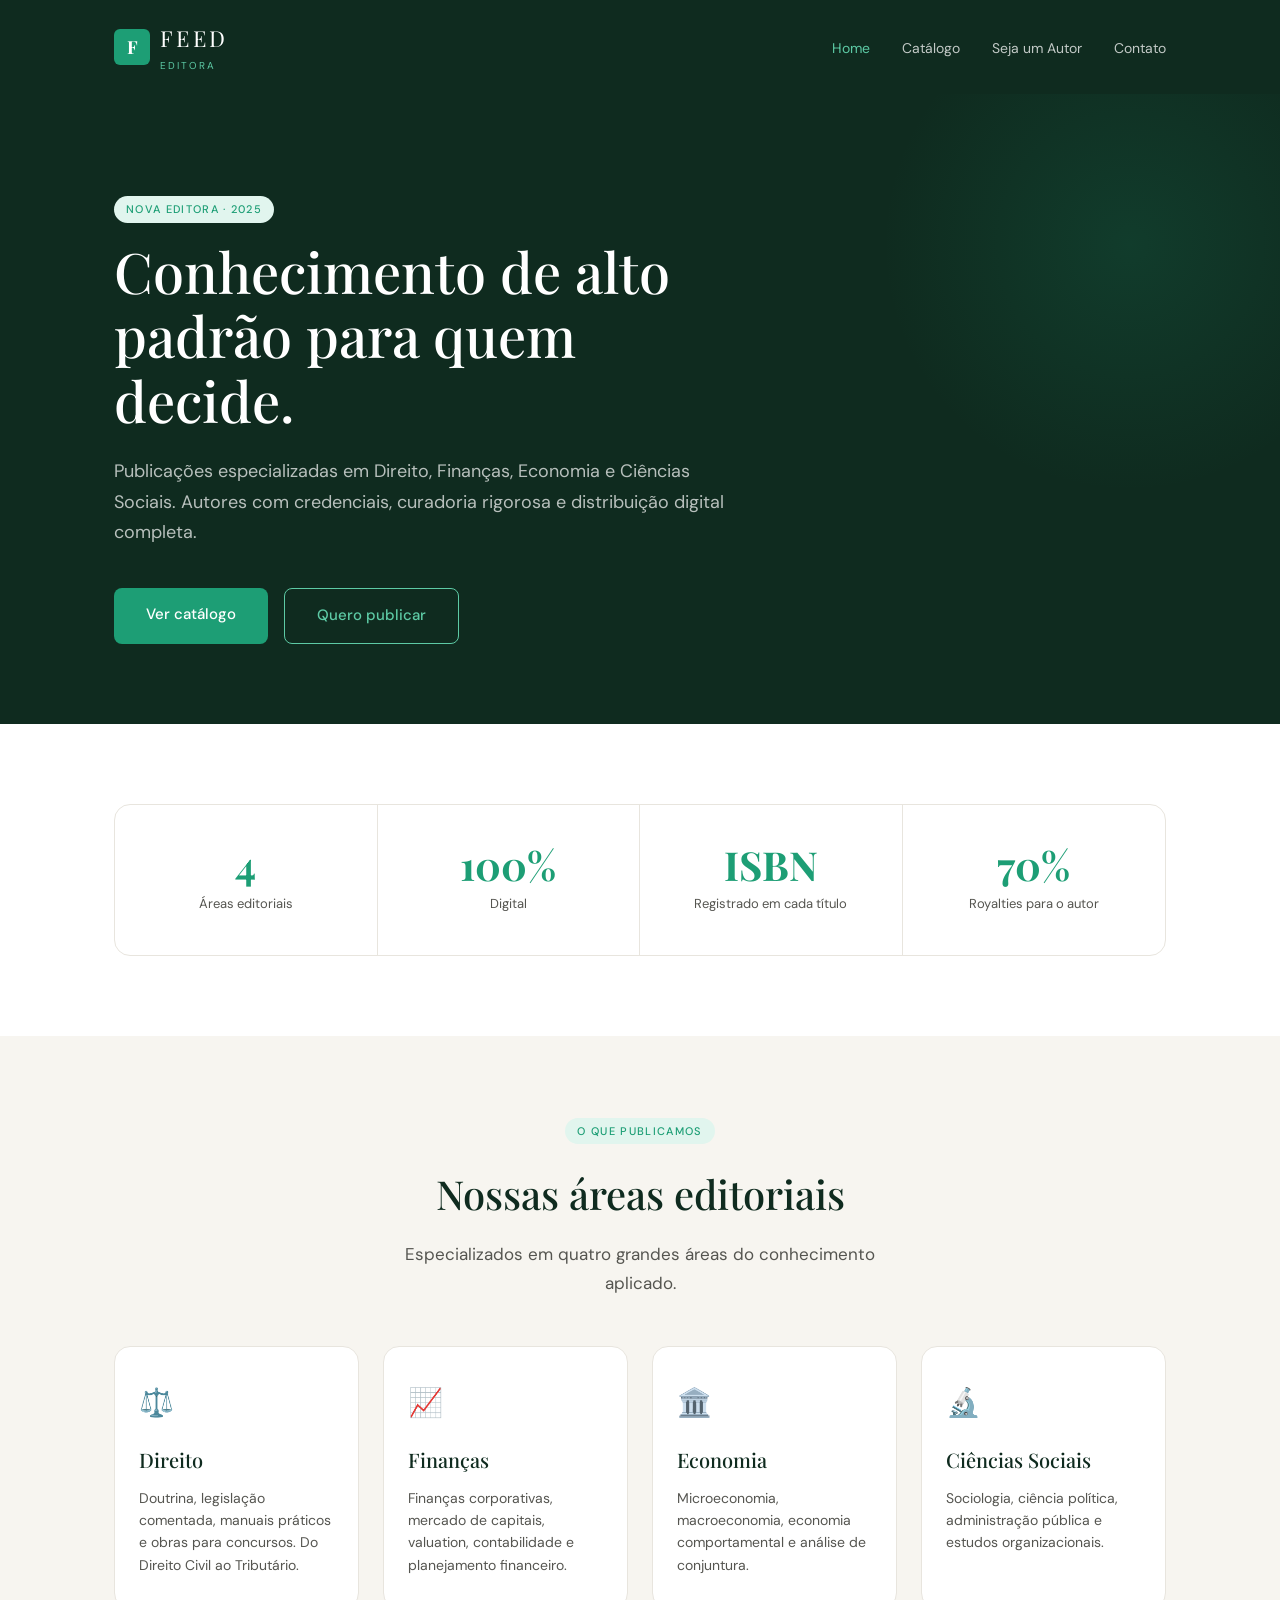
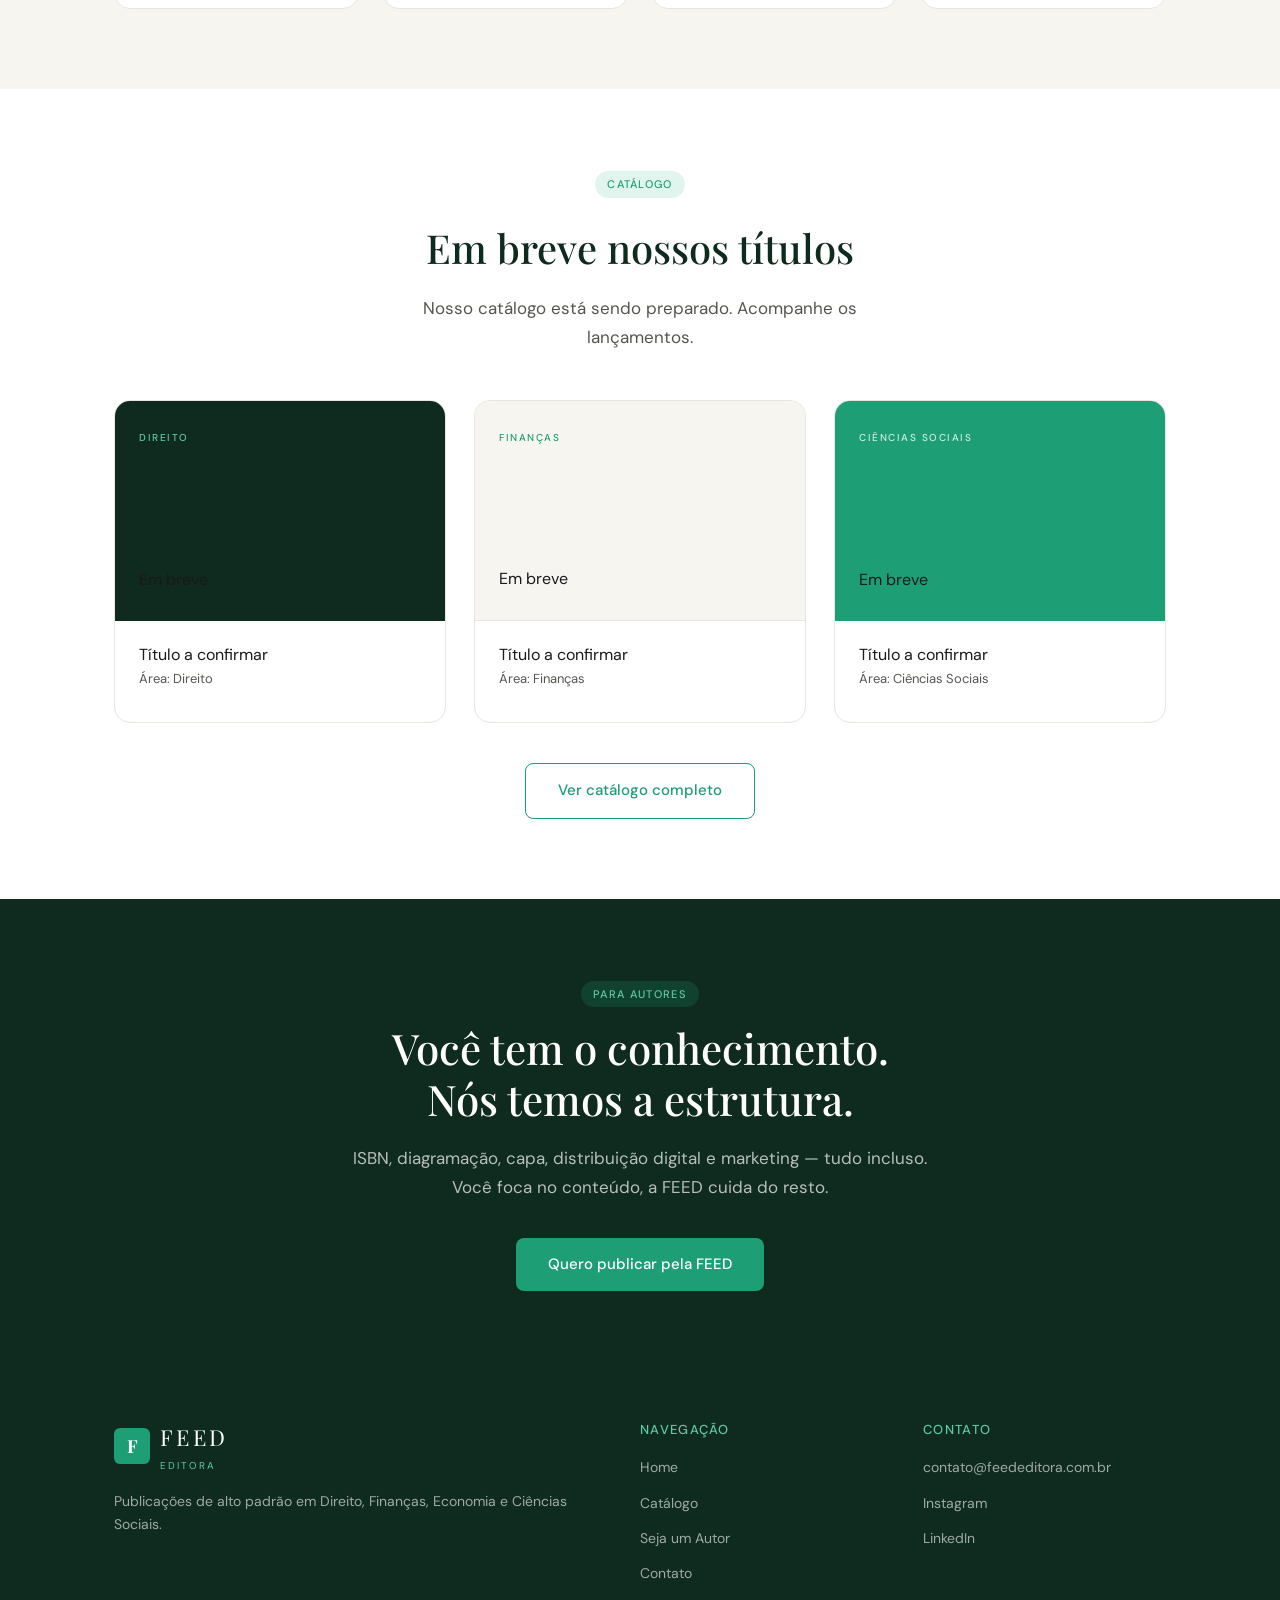
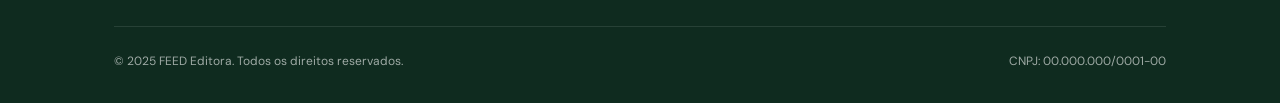
<file: index.html>
<!DOCTYPE html>
<html lang="pt-BR">
<head>
  <meta charset="UTF-8">
  <meta name="viewport" content="width=device-width, initial-scale=1.0">
  <title>FEED Editora — Direito, Finanças e Ciências Sociais</title>
  <meta name="description" content="Editora especializada em Direito, Finanças, Economia e Ciências Sociais.">
  <link rel="stylesheet" href="css/style.css">
  <link rel="stylesheet" href="css/home.css">
</head>
<body>

  <header>
    <div class="container">
      <nav>
        <a href="index.html" class="logo">
          <div class="logo-icone">F</div>
          <div>
            <div class="logo-nome">FEED</div>
            <div class="logo-sub">Editora</div>
          </div>
        </a>
        <ul class="menu">
          <li><a href="index.html" class="ativo">Home</a></li>
          <li><a href="catalogo.html">Catálogo</a></li>
          <li><a href="autores.html">Seja um Autor</a></li>
          <li><a href="contato.html">Contato</a></li>
        </ul>
      </nav>
    </div>
  </header>

  <section class="hero">
    <div class="container">
      <div class="hero-conteudo">
        <span class="tag">Nova editora · 2025</span>
        <h1 class="hero-titulo">
          Conhecimento de alto<br>padrão para quem decide.
        </h1>
        <p class="hero-texto">
          Publicações especializadas em Direito, Finanças, Economia e Ciências Sociais. 
          Autores com credenciais, curadoria rigorosa e distribuição digital completa.
        </p>
        <div class="hero-botoes">
          <a href="catalogo.html" class="botao botao-primario">Ver catálogo</a>
          <a href="autores.html" class="botao botao-secundario">Quero publicar</a>
        </div>
      </div>
    </div>
  </section>

  <section class="secao secao-cinza">
    <div class="container">
      <div class="numeros-grid">
        <div class="numero-item">
          <div class="numero-valor">4</div>
          <div class="numero-label">Áreas editoriais</div>
        </div>
        <div class="numero-item">
          <div class="numero-valor">100%</div>
          <div class="numero-label">Digital</div>
        </div>
        <div class="numero-item">
          <div class="numero-valor">ISBN</div>
          <div class="numero-label">Registrado em cada título</div>
        </div>
        <div class="numero-item">
          <div class="numero-valor">70%</div>
          <div class="numero-label">Royalties para o autor</div>
        </div>
      </div>
    </div>
  </section>

  <section class="secao">
    <div class="container">
      <div class="secao-cabecalho">
        <span class="tag">O que publicamos</span>
        <h2 class="secao-titulo">Nossas áreas editoriais</h2>
        <p class="secao-subtitulo">Especializados em quatro grandes áreas do conhecimento aplicado.</p>
      </div>
      <div class="areas-grid">
        <div class="area-card">
          <div class="area-icone">⚖️</div>
          <h3>Direito</h3>
          <p>Doutrina, legislação comentada, manuais práticos e obras para concursos. Do Direito Civil ao Tributário.</p>
        </div>
        <div class="area-card">
          <div class="area-icone">📈</div>
          <h3>Finanças</h3>
          <p>Finanças corporativas, mercado de capitais, valuation, contabilidade e planejamento financeiro.</p>
        </div>
        <div class="area-card">
          <div class="area-icone">🏛️</div>
          <h3>Economia</h3>
          <p>Microeconomia, macroeconomia, economia comportamental e análise de conjuntura.</p>
        </div>
        <div class="area-card">
          <div class="area-icone">🔬</div>
          <h3>Ciências Sociais</h3>
          <p>Sociologia, ciência política, administração pública e estudos organizacionais.</p>
        </div>
      </div>
    </div>
  </section>

  <section class="secao secao-cinza">
    <div class="container">
      <div class="secao-cabecalho">
        <span class="tag">Catálogo</span>
        <h2 class="secao-titulo">Em breve nossos títulos</h2>
        <p class="secao-subtitulo">Nosso catálogo está sendo preparado. Acompanhe os lançamentos.</p>
      </div>

      <div class="livros-grid">

        <div class="livro-card">
          <div class="livro-capa livro-capa-escuro em-breve-capa">
            <span class="livro-area">Direito</span>
            <div class="em-breve-label">Em breve</div>
          </div>
          <div class="livro-info">
            <div class="em-breve-texto">Título a confirmar</div>
            <p>Área: Direito</p>
          </div>
        </div>

        <div class="livro-card">
          <div class="livro-capa livro-capa-claro em-breve-capa">
            <span class="livro-area">Finanças</span>
            <div class="em-breve-label">Em breve</div>
          </div>
          <div class="livro-info">
            <div class="em-breve-texto">Título a confirmar</div>
            <p>Área: Finanças</p>
          </div>
        </div>

        <div class="livro-card">
          <div class="livro-capa livro-capa-verde em-breve-capa">
            <span class="livro-area">Ciências Sociais</span>
            <div class="em-breve-label">Em breve</div>
          </div>
          <div class="livro-info">
            <div class="em-breve-texto">Título a confirmar</div>
            <p>Área: Ciências Sociais</p>
          </div>
        </div>

      </div>

      <div style="text-align: center; margin-top: 40px;">
        <a href="catalogo.html" class="botao botao-secundario">Ver catálogo completo</a>
      </div>
    </div>
  </section>

  <section class="cta-autor">
    <div class="container">
      <div class="cta-conteudo">
        <span class="tag">Para autores</span>
        <h2>Você tem o conhecimento.<br>Nós temos a estrutura.</h2>
        <p>ISBN, diagramação, capa, distribuição digital e marketing — tudo incluso. Você foca no conteúdo, a FEED cuida do resto.</p>
        <a href="autores.html" class="botao botao-primario">Quero publicar pela FEED</a>
      </div>
    </div>
  </section>

  <footer>
    <div class="container">
      <div class="footer-grid">
        <div>
          <a href="index.html" class="logo" style="margin-bottom: 16px;">
            <div class="logo-icone">F</div>
            <div>
              <div class="logo-nome">FEED</div>
              <div class="logo-sub">Editora</div>
            </div>
          </a>
          <p style="font-size: 14px; margin-top: 12px;">Publicações de alto padrão em Direito, Finanças, Economia e Ciências Sociais.</p>
        </div>
        <div>
          <div class="footer-titulo">Navegação</div>
          <ul class="footer-links">
            <li><a href="index.html">Home</a></li>
            <li><a href="catalogo.html">Catálogo</a></li>
            <li><a href="autores.html">Seja um Autor</a></li>
            <li><a href="contato.html">Contato</a></li>
          </ul>
        </div>
        <div>
          <div class="footer-titulo">Contato</div>
          <ul class="footer-links">
            <li><a href="mailto:contato@feededitora.com.br">contato@feededitora.com.br</a></li>
            <li><a href="#">Instagram</a></li>
            <li><a href="#">LinkedIn</a></li>
          </ul>
        </div>
      </div>
      <div class="footer-bottom">
        <span>© 2025 FEED Editora. Todos os direitos reservados.</span>
        <span>CNPJ: 00.000.000/0001-00</span>
      </div>
    </div>
  </footer>

  <script src="js/main.js"></script>
</body>
</html>
</file>
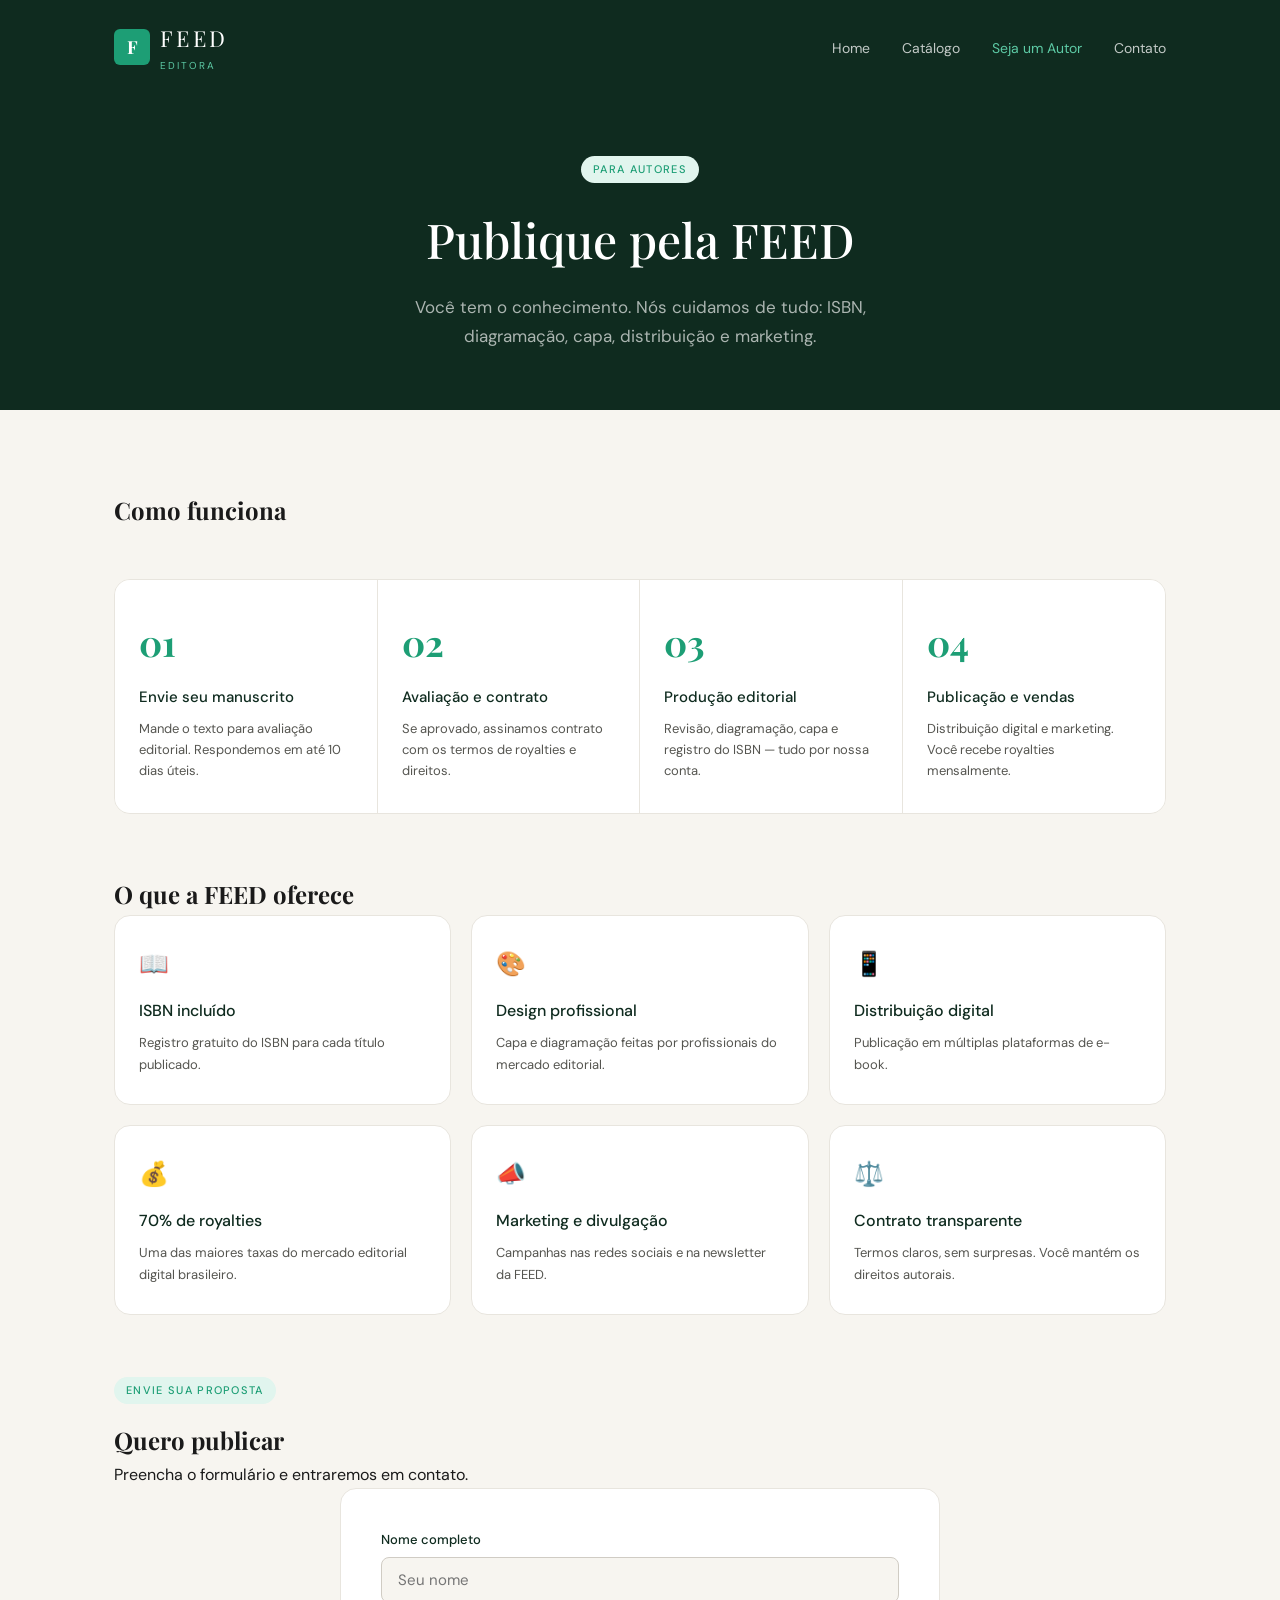
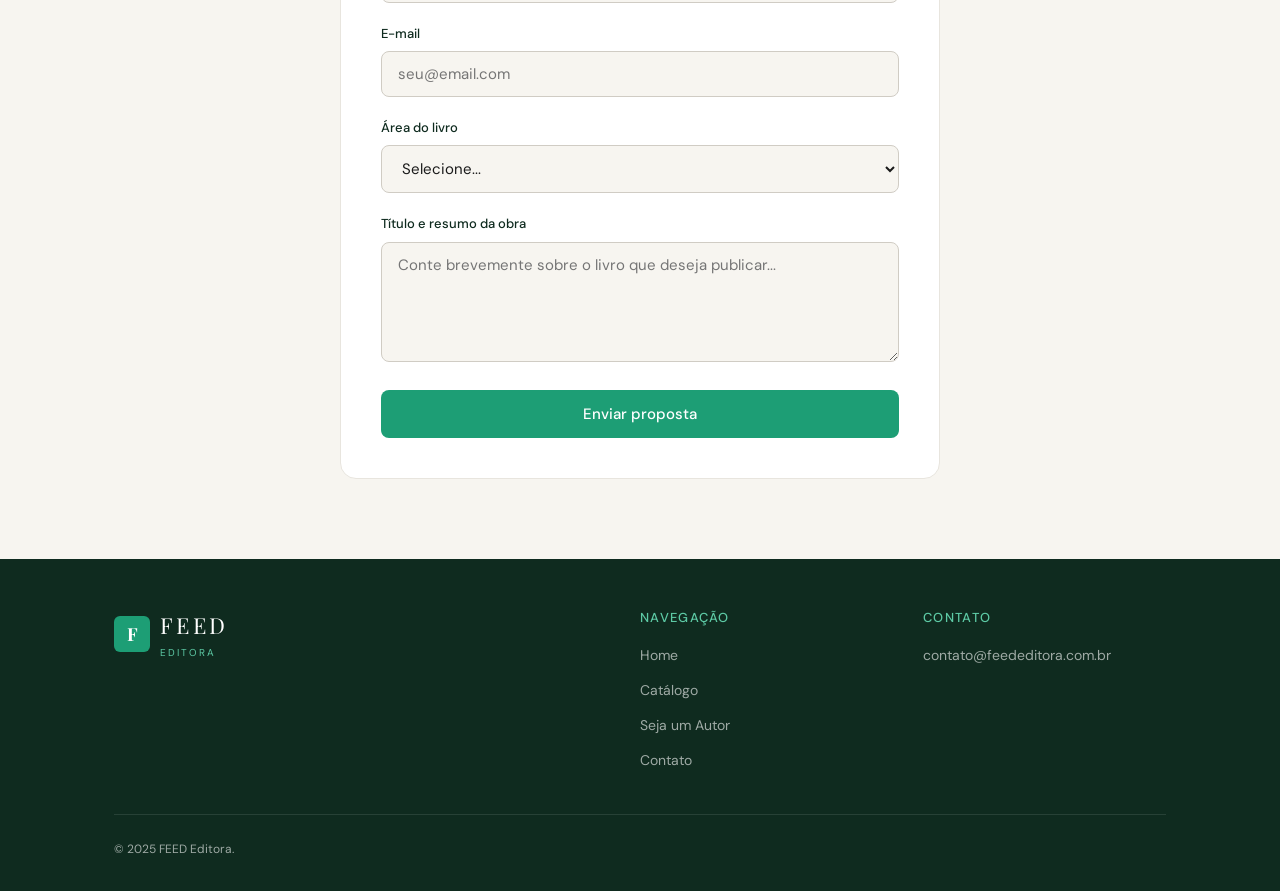
<file: autores.html>
<!DOCTYPE html>
<html lang="pt-BR">
<head>
  <meta charset="UTF-8">
  <meta name="viewport" content="width=device-width, initial-scale=1.0">
  <title>Seja um Autor — FEED Editora</title>
  <link rel="stylesheet" href="css/style.css">
  <style>
    .page-hero { background: var(--verde-noite); padding: 60px 0; text-align: center; }
    .page-hero h1 { font-family: var(--fonte-titulo); font-size: clamp(32px,4vw,48px); color: var(--branco); font-weight: 500; margin-bottom: 12px; }
    .page-hero p { color: rgba(255,255,255,0.65); font-size: 17px; max-width: 520px; margin: 0 auto; }

    .passos-grid { display: grid; grid-template-columns: repeat(4, 1fr); gap: 0; margin: 48px 0; border: 0.5px solid #E8E5DE; border-radius: var(--raio-grande); overflow: hidden; }
    .passo { padding: 32px 24px; border-right: 0.5px solid #E8E5DE; background: var(--branco); }
    .passo:last-child { border-right: none; }
    .passo-num { font-family: var(--fonte-titulo); font-size: 36px; color: var(--esmeralda); font-weight: 700; margin-bottom: 12px; }
    .passo h4 { font-size: 15px; font-weight: 500; color: var(--verde-noite); margin-bottom: 8px; }
    .passo p { font-size: 13px; color: var(--cinza-texto); line-height: 1.6; }

    .beneficios-grid { display: grid; grid-template-columns: repeat(3, 1fr); gap: 20px; margin-bottom: 60px; }
    .beneficio-card { background: var(--branco); border: 0.5px solid #E8E5DE; border-radius: var(--raio-grande); padding: 28px 24px; }
    .beneficio-card h4 { font-size: 16px; font-weight: 500; color: var(--verde-noite); margin-bottom: 8px; }
    .beneficio-card p { font-size: 13px; color: var(--cinza-texto); }
    .beneficio-icone { font-size: 24px; margin-bottom: 12px; }

    .form-contato { background: var(--branco); border: 0.5px solid #E8E5DE; border-radius: var(--raio-grande); padding: 40px; max-width: 600px; margin: 0 auto; }
    .form-grupo { margin-bottom: 20px; }
    .form-grupo label { display: block; font-size: 13px; font-weight: 500; color: var(--verde-noite); margin-bottom: 6px; }
    .form-grupo input,
    .form-grupo select,
    .form-grupo textarea {
      width: 100%;
      padding: 12px 16px;
      border: 1px solid #D0CCC4;
      border-radius: var(--raio);
      font-family: var(--fonte-texto);
      font-size: 15px;
      color: var(--preto);
      background: var(--off-white);
      transition: border-color 0.2s;
    }
    .form-grupo input:focus,
    .form-grupo select:focus,
    .form-grupo textarea:focus { outline: none; border-color: var(--esmeralda); }
    .form-grupo textarea { height: 120px; resize: vertical; }

    @media (max-width: 900px) {
      .passos-grid { grid-template-columns: repeat(2, 1fr); }
      .beneficios-grid { grid-template-columns: 1fr; }
    }
    @media (max-width: 600px) {
      .passos-grid { grid-template-columns: 1fr; }
      .passo { border-right: none; border-bottom: 0.5px solid #E8E5DE; }
      .form-contato { padding: 24px; }
    }
  </style>
</head>
<body>

  <header>
    <div class="container">
      <nav>
        <a href="index.html" class="logo">
          <div class="logo-icone">F</div>
          <div><div class="logo-nome">FEED</div><div class="logo-sub">Editora</div></div>
        </a>
        <ul class="menu">
          <li><a href="index.html">Home</a></li>
          <li><a href="catalogo.html">Catálogo</a></li>
          <li><a href="autores.html" class="ativo">Seja um Autor</a></li>
          <li><a href="contato.html">Contato</a></li>
        </ul>
      </nav>
    </div>
  </header>

  <div class="page-hero">
    <div class="container">
      <span class="tag">Para autores</span>
      <h1>Publique pela FEED</h1>
      <p>Você tem o conhecimento. Nós cuidamos de tudo: ISBN, diagramação, capa, distribuição e marketing.</p>
    </div>
  </div>

  <section class="secao">
    <div class="container">
      <div class="secao-cabecalho">
        <h2 class="secao-titulo" style="font-family:var(--fonte-titulo);">Como funciona</h2>
      </div>
      <div class="passos-grid">
        <div class="passo"><div class="passo-num">01</div><h4>Envie seu manuscrito</h4><p>Mande o texto para avaliação editorial. Respondemos em até 10 dias úteis.</p></div>
        <div class="passo"><div class="passo-num">02</div><h4>Avaliação e contrato</h4><p>Se aprovado, assinamos contrato com os termos de royalties e direitos.</p></div>
        <div class="passo"><div class="passo-num">03</div><h4>Produção editorial</h4><p>Revisão, diagramação, capa e registro do ISBN — tudo por nossa conta.</p></div>
        <div class="passo"><div class="passo-num">04</div><h4>Publicação e vendas</h4><p>Distribuição digital e marketing. Você recebe royalties mensalmente.</p></div>
      </div>

      <div class="secao-cabecalho" style="margin-top:60px;">
        <h2 class="secao-titulo" style="font-family:var(--fonte-titulo);">O que a FEED oferece</h2>
      </div>
      <div class="beneficios-grid">
        <div class="beneficio-card"><div class="beneficio-icone">📖</div><h4>ISBN incluído</h4><p>Registro gratuito do ISBN para cada título publicado.</p></div>
        <div class="beneficio-card"><div class="beneficio-icone">🎨</div><h4>Design profissional</h4><p>Capa e diagramação feitas por profissionais do mercado editorial.</p></div>
        <div class="beneficio-card"><div class="beneficio-icone">📱</div><h4>Distribuição digital</h4><p>Publicação em múltiplas plataformas de e-book.</p></div>
        <div class="beneficio-card"><div class="beneficio-icone">💰</div><h4>70% de royalties</h4><p>Uma das maiores taxas do mercado editorial digital brasileiro.</p></div>
        <div class="beneficio-card"><div class="beneficio-icone">📣</div><h4>Marketing e divulgação</h4><p>Campanhas nas redes sociais e na newsletter da FEED.</p></div>
        <div class="beneficio-card"><div class="beneficio-icone">⚖️</div><h4>Contrato transparente</h4><p>Termos claros, sem surpresas. Você mantém os direitos autorais.</p></div>
      </div>

      <div class="secao-cabecalho" style="margin-top:60px;">
        <span class="tag">Envie sua proposta</span>
        <h2 class="secao-titulo" style="font-family:var(--fonte-titulo);">Quero publicar</h2>
        <p class="secao-subtitulo">Preencha o formulário e entraremos em contato.</p>
      </div>

      <div class="form-contato">
        <div class="form-grupo">
          <label>Nome completo</label>
          <input type="text" placeholder="Seu nome">
        </div>
        <div class="form-grupo">
          <label>E-mail</label>
          <input type="email" placeholder="seu@email.com">
        </div>
        <div class="form-grupo">
          <label>Área do livro</label>
          <select>
            <option value="">Selecione...</option>
            <option>Direito</option>
            <option>Finanças</option>
            <option>Economia</option>
            <option>Ciências Sociais</option>
          </select>
        </div>
        <div class="form-grupo">
          <label>Título e resumo da obra</label>
          <textarea placeholder="Conte brevemente sobre o livro que deseja publicar..."></textarea>
        </div>
        <button class="botao botao-primario" style="width:100%;">Enviar proposta</button>
      </div>
    </div>
  </section>

  <footer>
    <div class="container">
      <div class="footer-grid">
        <div>
          <a href="index.html" class="logo" style="margin-bottom:12px;">
            <div class="logo-icone">F</div>
            <div><div class="logo-nome">FEED</div><div class="logo-sub">Editora</div></div>
          </a>
        </div>
        <div>
          <div class="footer-titulo">Navegação</div>
          <ul class="footer-links">
            <li><a href="index.html">Home</a></li>
            <li><a href="catalogo.html">Catálogo</a></li>
            <li><a href="autores.html">Seja um Autor</a></li>
            <li><a href="contato.html">Contato</a></li>
          </ul>
        </div>
        <div>
          <div class="footer-titulo">Contato</div>
          <ul class="footer-links">
            <li><a href="mailto:contato@feededitora.com.br">contato@feededitora.com.br</a></li>
          </ul>
        </div>
      </div>
      <div class="footer-bottom"><span>© 2025 FEED Editora.</span></div>
    </div>
  </footer>

  <script src="js/main.js"></script>
</body>
</html>
</file>
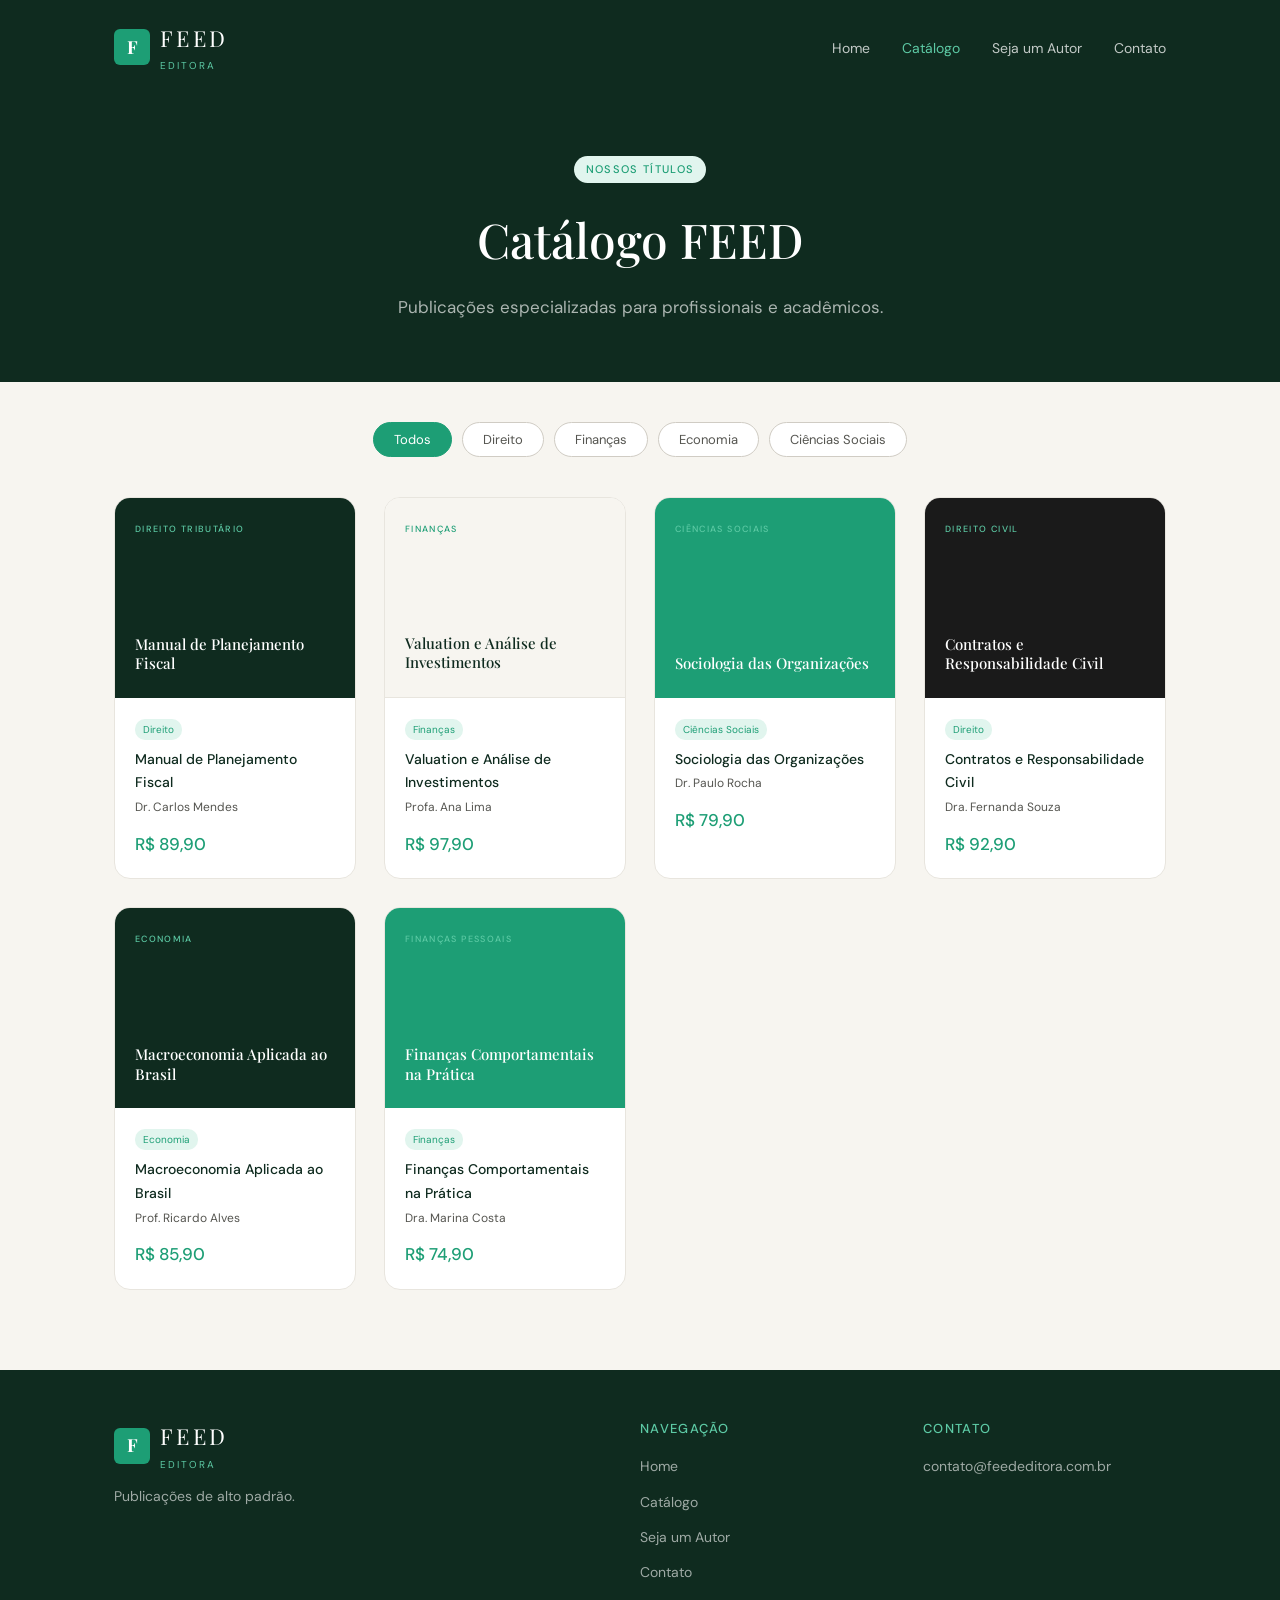
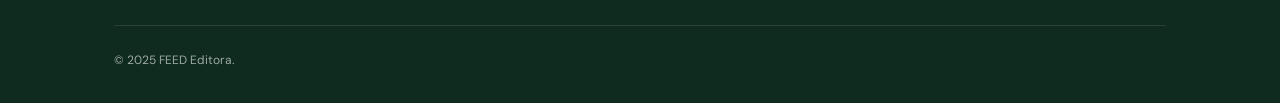
<file: catalogo.html>
<!DOCTYPE html>
<html lang="pt-BR">
<head>
  <meta charset="UTF-8">
  <meta name="viewport" content="width=device-width, initial-scale=1.0">
  <title>Catálogo — FEED Editora</title>
  <link rel="stylesheet" href="css/style.css">
  <style>
    .page-hero {
      background: var(--verde-noite);
      padding: 60px 0;
      text-align: center;
    }
    .page-hero h1 {
      font-family: var(--fonte-titulo);
      font-size: clamp(32px, 4vw, 48px);
      color: var(--branco);
      font-weight: 500;
      margin-bottom: 12px;
    }
    .page-hero p {
      color: rgba(255,255,255,0.65);
      font-size: 17px;
    }

    /* filtros de área */
    .filtros {
      display: flex;
      gap: 10px;
      justify-content: center;
      flex-wrap: wrap;
      padding: 40px 0 0;
    }
    .filtro-btn {
      padding: 8px 20px;
      border-radius: 20px;
      border: 1px solid #D0CCC4;
      background: var(--branco);
      font-family: var(--fonte-texto);
      font-size: 13px;
      cursor: pointer;
      transition: all 0.2s;
      color: var(--cinza-texto);
    }
    .filtro-btn:hover,
    .filtro-btn.ativo {
      background: var(--esmeralda);
      border-color: var(--esmeralda);
      color: var(--branco);
    }

    /* grid de livros */
    .catalogo-grid {
      display: grid;
      grid-template-columns: repeat(auto-fill, minmax(220px, 1fr));
      gap: 28px;
      padding: 40px 0 80px;
    }

    .livro-card {
      background: var(--branco);
      border: 0.5px solid #E8E5DE;
      border-radius: var(--raio-grande);
      overflow: hidden;
      transition: transform 0.2s, box-shadow 0.2s;
      cursor: pointer;
    }
    .livro-card:hover {
      transform: translateY(-4px);
      box-shadow: 0 8px 32px rgba(15,43,31,0.12);
    }
    .livro-capa {
      height: 200px;
      padding: 24px 20px;
      display: flex;
      flex-direction: column;
      justify-content: space-between;
    }
    .livro-capa-1 { background: var(--verde-noite); }
    .livro-capa-2 { background: #F7F5F0; border-bottom: 0.5px solid #E8E5DE; }
    .livro-capa-3 { background: var(--esmeralda); }
    .livro-capa-4 { background: #1A1A1A; }

    .livro-area-tag {
      font-size: 9px;
      letter-spacing: 0.15em;
      text-transform: uppercase;
      font-weight: 500;
    }
    .livro-capa-1 .livro-area-tag,
    .livro-capa-3 .livro-area-tag,
    .livro-capa-4 .livro-area-tag { color: var(--verde-claro); }
    .livro-capa-2 .livro-area-tag { color: var(--esmeralda); }

    .livro-nome-capa {
      font-family: var(--fonte-titulo);
      font-size: 15px;
      font-weight: 500;
      line-height: 1.3;
    }
    .livro-capa-1 .livro-nome-capa,
    .livro-capa-3 .livro-nome-capa,
    .livro-capa-4 .livro-nome-capa { color: var(--branco); }
    .livro-capa-2 .livro-nome-capa { color: var(--verde-noite); }

    .livro-info {
      padding: 16px 20px 20px;
    }
    .livro-info h4 { font-size: 14px; font-weight: 500; color: var(--verde-noite); margin-bottom: 2px; }
    .livro-info .autor { font-size: 12px; color: var(--cinza-texto); margin-bottom: 12px; }
    .livro-info .preco { font-size: 17px; font-weight: 500; color: var(--esmeralda); }
    .livro-info .area-badge {
      display: inline-block;
      font-size: 10px;
      padding: 2px 8px;
      border-radius: 10px;
      background: var(--menta);
      color: var(--esmeralda);
      margin-bottom: 8px;
    }

    @media (max-width: 600px) {
      .catalogo-grid { grid-template-columns: repeat(2, 1fr); gap: 16px; }
    }
  </style>
</head>
<body>

  <header>
    <div class="container">
      <nav>
        <a href="index.html" class="logo">
          <div class="logo-icone">F</div>
          <div>
            <div class="logo-nome">FEED</div>
            <div class="logo-sub">Editora</div>
          </div>
        </a>
        <ul class="menu">
          <li><a href="index.html">Home</a></li>
          <li><a href="catalogo.html" class="ativo">Catálogo</a></li>
          <li><a href="autores.html">Seja um Autor</a></li>
          <li><a href="contato.html">Contato</a></li>
        </ul>
      </nav>
    </div>
  </header>

  <div class="page-hero">
    <div class="container">
      <span class="tag">Nossos títulos</span>
      <h1>Catálogo FEED</h1>
      <p>Publicações especializadas para profissionais e acadêmicos.</p>
    </div>
  </div>

  <div class="container">
    <div class="filtros">
      <button class="filtro-btn ativo" data-filtro="todos">Todos</button>
      <button class="filtro-btn" data-filtro="direito">Direito</button>
      <button class="filtro-btn" data-filtro="financas">Finanças</button>
      <button class="filtro-btn" data-filtro="economia">Economia</button>
      <button class="filtro-btn" data-filtro="sociais">Ciências Sociais</button>
    </div>

    <div class="catalogo-grid">

      <div class="livro-card" data-area="direito">
        <div class="livro-capa livro-capa-1">
          <span class="livro-area-tag">Direito Tributário</span>
          <h4 class="livro-nome-capa">Manual de Planejamento Fiscal</h4>
        </div>
        <div class="livro-info">
          <span class="area-badge">Direito</span>
          <h4>Manual de Planejamento Fiscal</h4>
          <p class="autor">Dr. Carlos Mendes</p>
          <span class="preco">R$ 89,90</span>
        </div>
      </div>

      <div class="livro-card" data-area="financas">
        <div class="livro-capa livro-capa-2">
          <span class="livro-area-tag">Finanças</span>
          <h4 class="livro-nome-capa">Valuation e Análise de Investimentos</h4>
        </div>
        <div class="livro-info">
          <span class="area-badge">Finanças</span>
          <h4>Valuation e Análise de Investimentos</h4>
          <p class="autor">Profa. Ana Lima</p>
          <span class="preco">R$ 97,90</span>
        </div>
      </div>

      <div class="livro-card" data-area="sociais">
        <div class="livro-capa livro-capa-3">
          <span class="livro-area-tag">Ciências Sociais</span>
          <h4 class="livro-nome-capa">Sociologia das Organizações</h4>
        </div>
        <div class="livro-info">
          <span class="area-badge">Ciências Sociais</span>
          <h4>Sociologia das Organizações</h4>
          <p class="autor">Dr. Paulo Rocha</p>
          <span class="preco">R$ 79,90</span>
        </div>
      </div>

      <div class="livro-card" data-area="direito">
        <div class="livro-capa livro-capa-4">
          <span class="livro-area-tag">Direito Civil</span>
          <h4 class="livro-nome-capa">Contratos e Responsabilidade Civil</h4>
        </div>
        <div class="livro-info">
          <span class="area-badge">Direito</span>
          <h4>Contratos e Responsabilidade Civil</h4>
          <p class="autor">Dra. Fernanda Souza</p>
          <span class="preco">R$ 92,90</span>
        </div>
      </div>

      <div class="livro-card" data-area="economia">
        <div class="livro-capa livro-capa-1">
          <span class="livro-area-tag">Economia</span>
          <h4 class="livro-nome-capa">Macroeconomia Aplicada ao Brasil</h4>
        </div>
        <div class="livro-info">
          <span class="area-badge">Economia</span>
          <h4>Macroeconomia Aplicada ao Brasil</h4>
          <p class="autor">Prof. Ricardo Alves</p>
          <span class="preco">R$ 85,90</span>
        </div>
      </div>

      <div class="livro-card" data-area="financas">
        <div class="livro-capa livro-capa-3">
          <span class="livro-area-tag">Finanças Pessoais</span>
          <h4 class="livro-nome-capa">Finanças Comportamentais na Prática</h4>
        </div>
        <div class="livro-info">
          <span class="area-badge">Finanças</span>
          <h4>Finanças Comportamentais na Prática</h4>
          <p class="autor">Dra. Marina Costa</p>
          <span class="preco">R$ 74,90</span>
        </div>
      </div>

    </div>
  </div>

  <footer>
    <div class="container">
      <div class="footer-grid">
        <div>
          <a href="index.html" class="logo" style="margin-bottom:12px;">
            <div class="logo-icone">F</div>
            <div><div class="logo-nome">FEED</div><div class="logo-sub">Editora</div></div>
          </a>
          <p style="font-size:14px;margin-top:12px;">Publicações de alto padrão.</p>
        </div>
        <div>
          <div class="footer-titulo">Navegação</div>
          <ul class="footer-links">
            <li><a href="index.html">Home</a></li>
            <li><a href="catalogo.html">Catálogo</a></li>
            <li><a href="autores.html">Seja um Autor</a></li>
            <li><a href="contato.html">Contato</a></li>
          </ul>
        </div>
        <div>
          <div class="footer-titulo">Contato</div>
          <ul class="footer-links">
            <li><a href="mailto:contato@feededitora.com.br">contato@feededitora.com.br</a></li>
          </ul>
        </div>
      </div>
      <div class="footer-bottom">
        <span>© 2025 FEED Editora.</span>
      </div>
    </div>
  </footer>

  <script src="js/main.js"></script>
  <script>
    // Filtro de categorias
    const botoesFiltro = document.querySelectorAll('.filtro-btn');
    const livros = document.querySelectorAll('.livro-card');

    botoesFiltro.forEach(btn => {
      btn.addEventListener('click', () => {
        // remove ativo de todos os botões
        botoesFiltro.forEach(b => b.classList.remove('ativo'));
        btn.classList.add('ativo');

        const filtro = btn.dataset.filtro;

        livros.forEach(livro => {
          if (filtro === 'todos' || livro.dataset.area === filtro) {
            livro.style.display = 'block';
          } else {
            livro.style.display = 'none';
          }
        });
      });
    });
  </script>
</body>
</html>
</file>
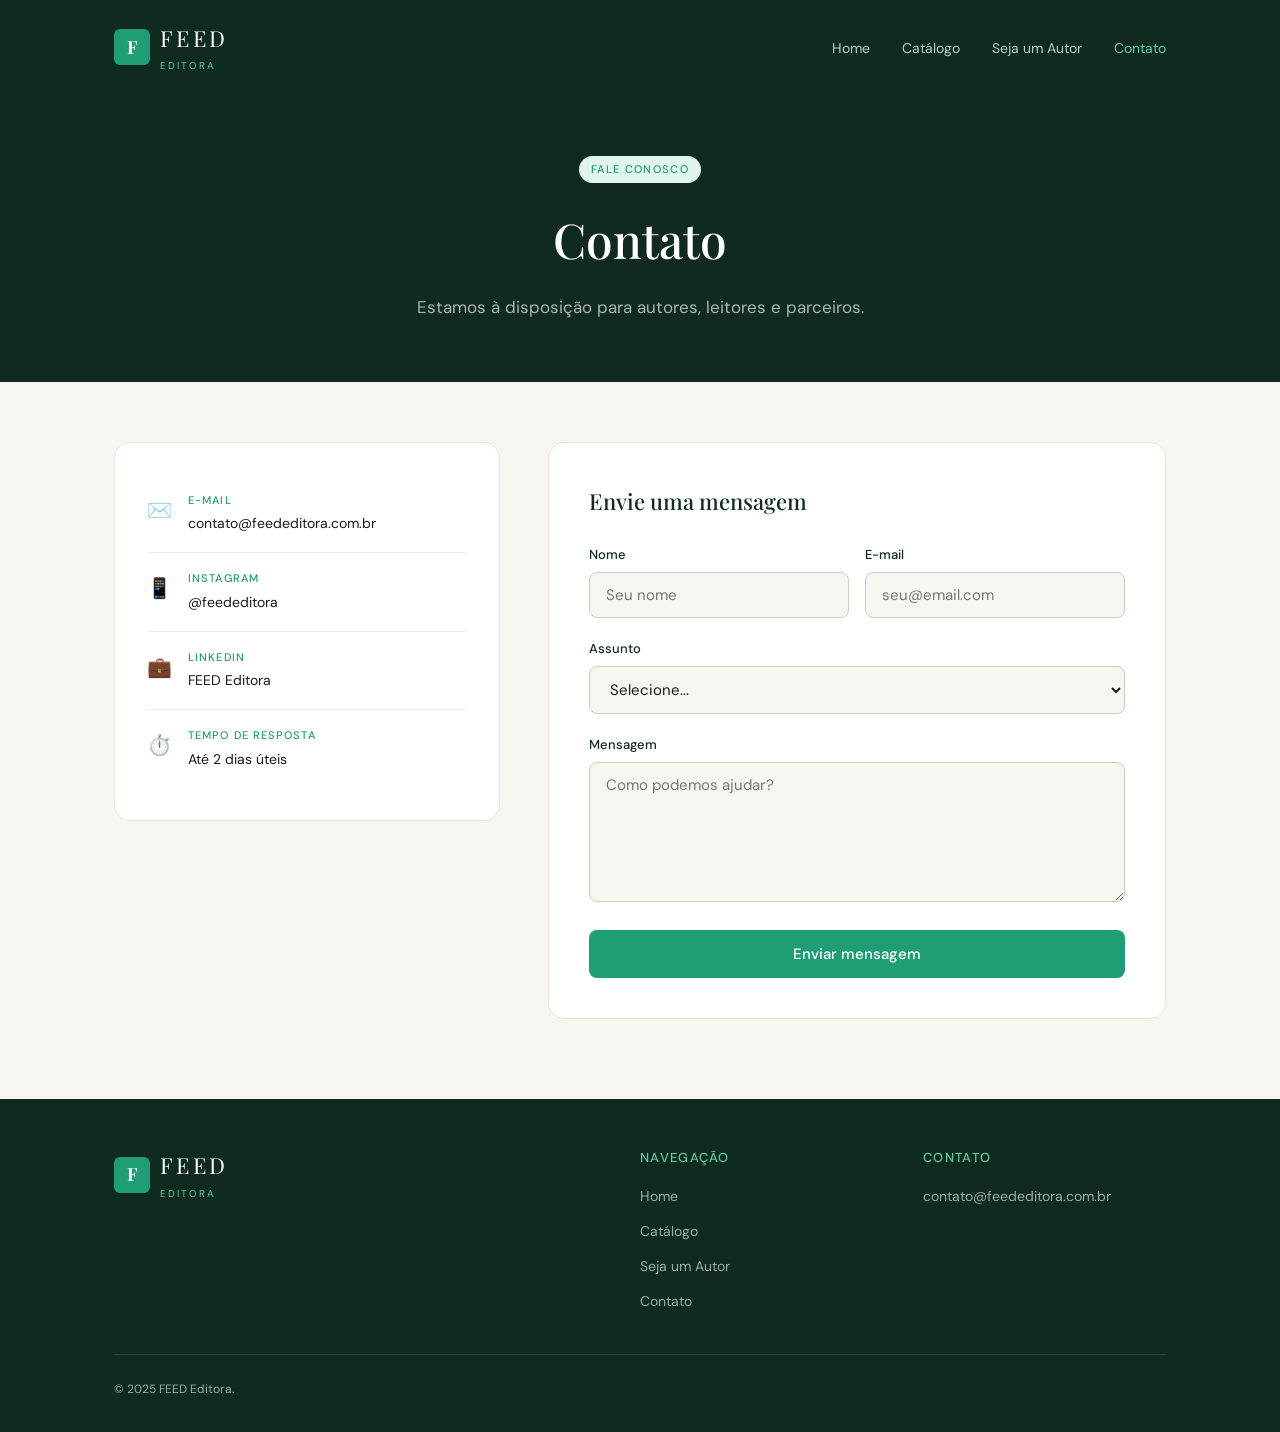
<file: contato.html>
<!DOCTYPE html>
<html lang="pt-BR">
<head>
  <meta charset="UTF-8">
  <meta name="viewport" content="width=device-width, initial-scale=1.0">
  <title>Contato — FEED Editora</title>
  <link rel="stylesheet" href="css/style.css">
  <style>
    .page-hero { background: var(--verde-noite); padding: 60px 0; text-align: center; }
    .page-hero h1 { font-family: var(--fonte-titulo); font-size: clamp(32px,4vw,48px); color: var(--branco); font-weight: 500; margin-bottom: 12px; }
    .page-hero p { color: rgba(255,255,255,0.65); font-size: 17px; }

    .contato-grid { display: grid; grid-template-columns: 1fr 1.6fr; gap: 48px; padding: 60px 0 80px; align-items: start; }
    .info-card { background: var(--branco); border: 0.5px solid #E8E5DE; border-radius: var(--raio-grande); padding: 32px; }
    .info-item { display: flex; gap: 16px; padding: 16px 0; border-bottom: 0.5px solid #F0EDE6; }
    .info-item:last-child { border-bottom: none; }
    .info-icone { font-size: 20px; flex-shrink: 0; margin-top: 2px; }
    .info-label { font-size: 11px; font-weight: 500; color: var(--esmeralda); text-transform: uppercase; letter-spacing: 0.1em; margin-bottom: 3px; }
    .info-valor { font-size: 14px; color: var(--preto); }

    .form-contato { background: var(--branco); border: 0.5px solid #E8E5DE; border-radius: var(--raio-grande); padding: 40px; }
    .form-grupo { margin-bottom: 20px; }
    .form-grupo label { display: block; font-size: 13px; font-weight: 500; color: var(--verde-noite); margin-bottom: 6px; }
    .form-grupo input,
    .form-grupo select,
    .form-grupo textarea {
      width: 100%;
      padding: 12px 16px;
      border: 1px solid #D0CCC4;
      border-radius: var(--raio);
      font-family: var(--fonte-texto);
      font-size: 15px;
      color: var(--preto);
      background: var(--off-white);
      transition: border-color 0.2s;
    }
    .form-grupo input:focus,
    .form-grupo select:focus,
    .form-grupo textarea:focus { outline: none; border-color: var(--esmeralda); }
    .form-grupo textarea { height: 140px; resize: vertical; }
    .form-linha { display: grid; grid-template-columns: 1fr 1fr; gap: 16px; }

    @media (max-width: 768px) {
      .contato-grid { grid-template-columns: 1fr; }
      .form-linha { grid-template-columns: 1fr; }
      .form-contato { padding: 24px; }
    }
  </style>
</head>
<body>

  <header>
    <div class="container">
      <nav>
        <a href="index.html" class="logo">
          <div class="logo-icone">F</div>
          <div><div class="logo-nome">FEED</div><div class="logo-sub">Editora</div></div>
        </a>
        <ul class="menu">
          <li><a href="index.html">Home</a></li>
          <li><a href="catalogo.html">Catálogo</a></li>
          <li><a href="autores.html">Seja um Autor</a></li>
          <li><a href="contato.html" class="ativo">Contato</a></li>
        </ul>
      </nav>
    </div>
  </header>

  <div class="page-hero">
    <div class="container">
      <span class="tag">Fale conosco</span>
      <h1>Contato</h1>
      <p>Estamos à disposição para autores, leitores e parceiros.</p>
    </div>
  </div>

  <div class="container">
    <div class="contato-grid">

      <div>
        <div class="info-card">
          <div class="info-item">
            <div class="info-icone">✉️</div>
            <div>
              <div class="info-label">E-mail</div>
              <div class="info-valor">contato@feededitora.com.br</div>
            </div>
          </div>
          <div class="info-item">
            <div class="info-icone">📱</div>
            <div>
              <div class="info-label">Instagram</div>
              <div class="info-valor">@feededitora</div>
            </div>
          </div>
          <div class="info-item">
            <div class="info-icone">💼</div>
            <div>
              <div class="info-label">LinkedIn</div>
              <div class="info-valor">FEED Editora</div>
            </div>
          </div>
          <div class="info-item">
            <div class="info-icone">⏱️</div>
            <div>
              <div class="info-label">Tempo de resposta</div>
              <div class="info-valor">Até 2 dias úteis</div>
            </div>
          </div>
        </div>
      </div>

      <div class="form-contato">
        <h3 style="font-family:var(--fonte-titulo);font-size:22px;font-weight:500;color:var(--verde-noite);margin-bottom:24px;">Envie uma mensagem</h3>
        <div class="form-linha">
          <div class="form-grupo">
            <label>Nome</label>
            <input type="text" placeholder="Seu nome">
          </div>
          <div class="form-grupo">
            <label>E-mail</label>
            <input type="email" placeholder="seu@email.com">
          </div>
        </div>
        <div class="form-grupo">
          <label>Assunto</label>
          <select>
            <option value="">Selecione...</option>
            <option>Quero publicar um livro</option>
            <option>Dúvida sobre um título</option>
            <option>Parceria institucional</option>
            <option>Imprensa</option>
            <option>Outro</option>
          </select>
        </div>
        <div class="form-grupo">
          <label>Mensagem</label>
          <textarea placeholder="Como podemos ajudar?"></textarea>
        </div>
        <button class="botao botao-primario" style="width:100%;">Enviar mensagem</button>
      </div>

    </div>
  </div>

  <footer>
    <div class="container">
      <div class="footer-grid">
        <div>
          <a href="index.html" class="logo" style="margin-bottom:12px;">
            <div class="logo-icone">F</div>
            <div><div class="logo-nome">FEED</div><div class="logo-sub">Editora</div></div>
          </a>
        </div>
        <div>
          <div class="footer-titulo">Navegação</div>
          <ul class="footer-links">
            <li><a href="index.html">Home</a></li>
            <li><a href="catalogo.html">Catálogo</a></li>
            <li><a href="autores.html">Seja um Autor</a></li>
            <li><a href="contato.html">Contato</a></li>
          </ul>
        </div>
        <div>
          <div class="footer-titulo">Contato</div>
          <ul class="footer-links">
            <li><a href="mailto:contato@feededitora.com.br">contato@feededitora.com.br</a></li>
          </ul>
        </div>
      </div>
      <div class="footer-bottom"><span>© 2025 FEED Editora.</span></div>
    </div>
  </footer>

  <script src="js/main.js"></script>
</body>
</html>
</file>
<file: css/style.css>
/* =============================================
   FEED EDITORA — style.css
   Arquivo principal de estilos
   ============================================= */

/* --- 1. FONTES DO GOOGLE --- */
@import url('https://fonts.googleapis.com/css2?family=Playfair+Display:wght@400;500;700&family=DM+Sans:wght@300;400;500&display=swap');

/* --- 2. VARIÁVEIS (cores, fontes, etc.) --- */
:root {
  --verde-noite:   #0F2B1F;
  --esmeralda:     #1D9E75;
  --verde-claro:   #5DCAA5;
  --menta:         #E1F5EE;
  --dourado:       #C9A84C;
  --preto:         #1A1A1A;
  --off-white:     #F7F5F0;
  --cinza-texto:   #555550;
  --branco:        #FFFFFF;

  --fonte-titulo:  'Playfair Display', serif;
  --fonte-texto:   'DM Sans', sans-serif;

  --raio:          8px;
  --raio-grande:   16px;
  --sombra:        0 4px 24px rgba(15, 43, 31, 0.10);
}

/* --- 3. RESET BÁSICO --- */
*, *::before, *::after {
  box-sizing: border-box;
  margin: 0;
  padding: 0;
}

html {
  scroll-behavior: smooth; /* rolagem suave ao clicar em links âncora */
}

body {
  font-family: var(--fonte-texto);
  background-color: var(--off-white);
  color: var(--preto);
  font-size: 16px;
  line-height: 1.7;
}

img {
  max-width: 100%;
  display: block;
}

a {
  color: inherit;
  text-decoration: none;
}

/* --- 4. UTILITÁRIOS --- */
.container {
  max-width: 1100px;
  margin: 0 auto;
  padding: 0 24px;
}

.secao {
  padding: 80px 0;
}

.secao-cinza {
  background-color: var(--branco);
}

.tag {
  display: inline-block;
  font-size: 11px;
  font-weight: 500;
  letter-spacing: 0.12em;
  text-transform: uppercase;
  color: var(--esmeralda);
  background: var(--menta);
  padding: 4px 12px;
  border-radius: 20px;
  margin-bottom: 16px;
}

.botao {
  display: inline-block;
  padding: 14px 32px;
  border-radius: var(--raio);
  font-family: var(--fonte-texto);
  font-size: 15px;
  font-weight: 500;
  cursor: pointer;
  border: none;
  transition: all 0.2s ease;
}

.botao-primario {
  background: var(--esmeralda);
  color: var(--branco);
}

.botao-primario:hover {
  background: var(--verde-noite);
}

.botao-secundario {
  background: transparent;
  color: var(--esmeralda);
  border: 1.5px solid var(--esmeralda);
}

.botao-secundario:hover {
  background: var(--menta);
}

/* --- 5. CABEÇALHO (navbar) --- */
header {
  background: var(--verde-noite);
  padding: 20px 0;
  position: sticky; /* fica fixo no topo ao rolar */
  top: 0;
  z-index: 100;
}

nav {
  display: flex;
  align-items: center;
  justify-content: space-between;
}

.logo {
  display: flex;
  align-items: center;
  gap: 10px;
}

.logo-icone {
  width: 36px;
  height: 36px;
  background: var(--esmeralda);
  border-radius: 6px;
  display: flex;
  align-items: center;
  justify-content: center;
  font-family: var(--fonte-titulo);
  font-size: 18px;
  color: var(--branco);
  font-weight: 700;
}

.logo-nome {
  font-family: var(--fonte-titulo);
  font-size: 22px;
  color: var(--branco);
  letter-spacing: 0.15em;
}

.logo-sub {
  font-size: 10px;
  letter-spacing: 0.2em;
  text-transform: uppercase;
  color: var(--verde-claro);
}

.menu {
  display: flex;
  gap: 32px;
  list-style: none;
}

.menu a {
  color: rgba(255,255,255,0.75);
  font-size: 14px;
  font-weight: 400;
  transition: color 0.2s;
}

.menu a:hover,
.menu a.ativo {
  color: var(--verde-claro);
}

/* --- 6. RODAPÉ --- */
footer {
  background: var(--verde-noite);
  color: rgba(255,255,255,0.6);
  padding: 48px 0 32px;
}

.footer-grid {
  display: grid;
  grid-template-columns: 2fr 1fr 1fr;
  gap: 40px;
  margin-bottom: 40px;
}

.footer-titulo {
  font-size: 13px;
  font-weight: 500;
  color: var(--verde-claro);
  letter-spacing: 0.1em;
  text-transform: uppercase;
  margin-bottom: 12px;
}

.footer-links {
  list-style: none;
  display: flex;
  flex-direction: column;
  gap: 8px;
}

.footer-links a {
  font-size: 14px;
  color: rgba(255,255,255,0.6);
  transition: color 0.2s;
}

.footer-links a:hover {
  color: var(--verde-claro);
}

.footer-bottom {
  border-top: 0.5px solid rgba(255,255,255,0.1);
  padding-top: 24px;
  display: flex;
  justify-content: space-between;
  font-size: 12px;
}

/* --- 7. RESPONSIVO (celular) --- */
@media (max-width: 768px) {

  .menu {
    display: none; /* esconde menu no celular — depois adicionamos hamburguer */
  }

  .footer-grid {
    grid-template-columns: 1fr;
  }

  .secao {
    padding: 48px 0;
  }
}
</file>
<file: css/home.css>
/* =============================================
   FEED EDITORA — home.css
   Estilos específicos da página Home
   ============================================= */

/* --- HERO --- */
.hero {
  background: var(--verde-noite);
  padding: 100px 0 80px;
  position: relative;
  overflow: hidden;
}

/* detalhe decorativo no fundo */
.hero::before {
  content: '';
  position: absolute;
  right: -100px;
  top: -100px;
  width: 500px;
  height: 500px;
  border-radius: 50%;
  background: radial-gradient(circle, rgba(29,158,117,0.15) 0%, transparent 70%);
  pointer-events: none;
}

.hero-conteudo {
  max-width: 620px;
}

.hero-titulo {
  font-family: var(--fonte-titulo);
  font-size: clamp(36px, 5vw, 56px); /* tamanho fluido conforme a tela */
  font-weight: 500;
  color: var(--branco);
  line-height: 1.15;
  margin-bottom: 24px;
}

.hero-texto {
  font-size: 18px;
  color: rgba(255,255,255,0.7);
  line-height: 1.7;
  margin-bottom: 40px;
}

.hero-botoes {
  display: flex;
  gap: 16px;
  flex-wrap: wrap;
}

/* botão secundário na versão escura */
.hero .botao-secundario {
  color: var(--verde-claro);
  border-color: var(--verde-claro);
}

.hero .botao-secundario:hover {
  background: rgba(93,202,165,0.1);
}

/* --- NÚMEROS --- */
.numeros-grid {
  display: grid;
  grid-template-columns: repeat(4, 1fr);
  gap: 0;
  border: 0.5px solid #E8E5DE;
  border-radius: var(--raio-grande);
  overflow: hidden;
}

.numero-item {
  padding: 40px 32px;
  text-align: center;
  border-right: 0.5px solid #E8E5DE;
}

.numero-item:last-child {
  border-right: none;
}

.numero-valor {
  font-family: var(--fonte-titulo);
  font-size: 40px;
  font-weight: 700;
  color: var(--esmeralda);
  line-height: 1;
  margin-bottom: 8px;
}

.numero-label {
  font-size: 13px;
  color: var(--cinza-texto);
}

/* --- SEÇÃO CABEÇALHO (título + subtítulo centralizados) --- */
.secao-cabecalho {
  text-align: center;
  margin-bottom: 48px;
}

.secao-titulo {
  font-family: var(--fonte-titulo);
  font-size: clamp(28px, 4vw, 40px);
  font-weight: 500;
  color: var(--verde-noite);
  margin-bottom: 12px;
}

.secao-subtitulo {
  font-size: 17px;
  color: var(--cinza-texto);
  max-width: 480px;
  margin: 0 auto;
}

/* --- ÁREAS EDITORIAIS --- */
.areas-grid {
  display: grid;
  grid-template-columns: repeat(4, 1fr);
  gap: 24px;
}

.area-card {
  background: var(--branco);
  border: 0.5px solid #E8E5DE;
  border-radius: var(--raio-grande);
  padding: 32px 24px;
  transition: transform 0.2s, box-shadow 0.2s;
}

.area-card:hover {
  transform: translateY(-4px);
  box-shadow: var(--sombra);
}

.area-icone {
  font-size: 28px;
  margin-bottom: 16px;
}

.area-card h3 {
  font-family: var(--fonte-titulo);
  font-size: 20px;
  font-weight: 500;
  color: var(--verde-noite);
  margin-bottom: 10px;
}

.area-card p {
  font-size: 14px;
  color: var(--cinza-texto);
  line-height: 1.6;
}

/* --- LIVROS (catálogo da home) --- */
.livros-grid {
  display: grid;
  grid-template-columns: repeat(3, 1fr);
  gap: 28px;
}

.livro-card {
  background: var(--branco);
  border: 0.5px solid #E8E5DE;
  border-radius: var(--raio-grande);
  overflow: hidden;
  transition: transform 0.2s, box-shadow 0.2s;
}

.livro-card:hover {
  transform: translateY(-4px);
  box-shadow: var(--sombra);
}

.livro-capa {
  height: 220px;
  padding: 28px 24px;
  display: flex;
  flex-direction: column;
  justify-content: space-between;
}

.livro-capa-escuro  { background: var(--verde-noite); }
.livro-capa-claro   { background: var(--off-white); border-bottom: 0.5px solid #E8E5DE; }
.livro-capa-verde   { background: var(--esmeralda); }

.livro-area {
  font-size: 10px;
  letter-spacing: 0.15em;
  text-transform: uppercase;
  font-weight: 500;
}

.livro-capa-escuro .livro-area  { color: var(--verde-claro); }
.livro-capa-claro  .livro-area  { color: var(--esmeralda); }
.livro-capa-verde  .livro-area  { color: rgba(255,255,255,0.8); }

.livro-titulo-capa {
  font-family: var(--fonte-titulo);
  font-size: 18px;
  font-weight: 500;
  line-height: 1.3;
}

.livro-capa-escuro .livro-titulo-capa { color: var(--branco); }
.livro-capa-claro  .livro-titulo-capa { color: var(--verde-noite); }
.livro-capa-verde  .livro-titulo-capa { color: var(--branco); }

.livro-autor-capa {
  font-size: 12px;
}

.livro-capa-escuro .livro-autor-capa  { color: rgba(255,255,255,0.6); }
.livro-capa-claro  .livro-autor-capa  { color: var(--cinza-texto); }
.livro-capa-verde  .livro-autor-capa  { color: rgba(255,255,255,0.8); }

.livro-info {
  padding: 20px 24px;
}

.livro-info h4 {
  font-size: 15px;
  font-weight: 500;
  color: var(--verde-noite);
  margin-bottom: 4px;
}

.livro-info p {
  font-size: 13px;
  color: var(--cinza-texto);
  margin-bottom: 12px;
}

.livro-preco {
  font-size: 18px;
  font-weight: 500;
  color: var(--esmeralda);
}

/* --- CTA AUTOR --- */
.cta-autor {
  background: var(--verde-noite);
  padding: 80px 0;
  text-align: center;
}

.cta-conteudo {
  max-width: 600px;
  margin: 0 auto;
}

.cta-conteudo h2 {
  font-family: var(--fonte-titulo);
  font-size: clamp(28px, 4vw, 42px);
  font-weight: 500;
  color: var(--branco);
  margin-bottom: 20px;
  line-height: 1.2;
}

.cta-conteudo p {
  color: rgba(255,255,255,0.7);
  font-size: 17px;
  margin-bottom: 36px;
}

.cta-autor .tag {
  background: rgba(29,158,117,0.2);
  color: var(--verde-claro);
}

/* --- RESPONSIVO --- */
@media (max-width: 900px) {
  .numeros-grid  { grid-template-columns: repeat(2, 1fr); }
  .areas-grid    { grid-template-columns: repeat(2, 1fr); }
  .livros-grid   { grid-template-columns: repeat(2, 1fr); }
}

@media (max-width: 600px) {
  .numeros-grid  { grid-template-columns: 1fr 1fr; }
  .numero-item   { padding: 24px 16px; }
  .areas-grid    { grid-template-columns: 1fr; }
  .livros-grid   { grid-template-columns: 1fr; }
  .hero-botoes   { flex-direction: column; }
}
</file>
